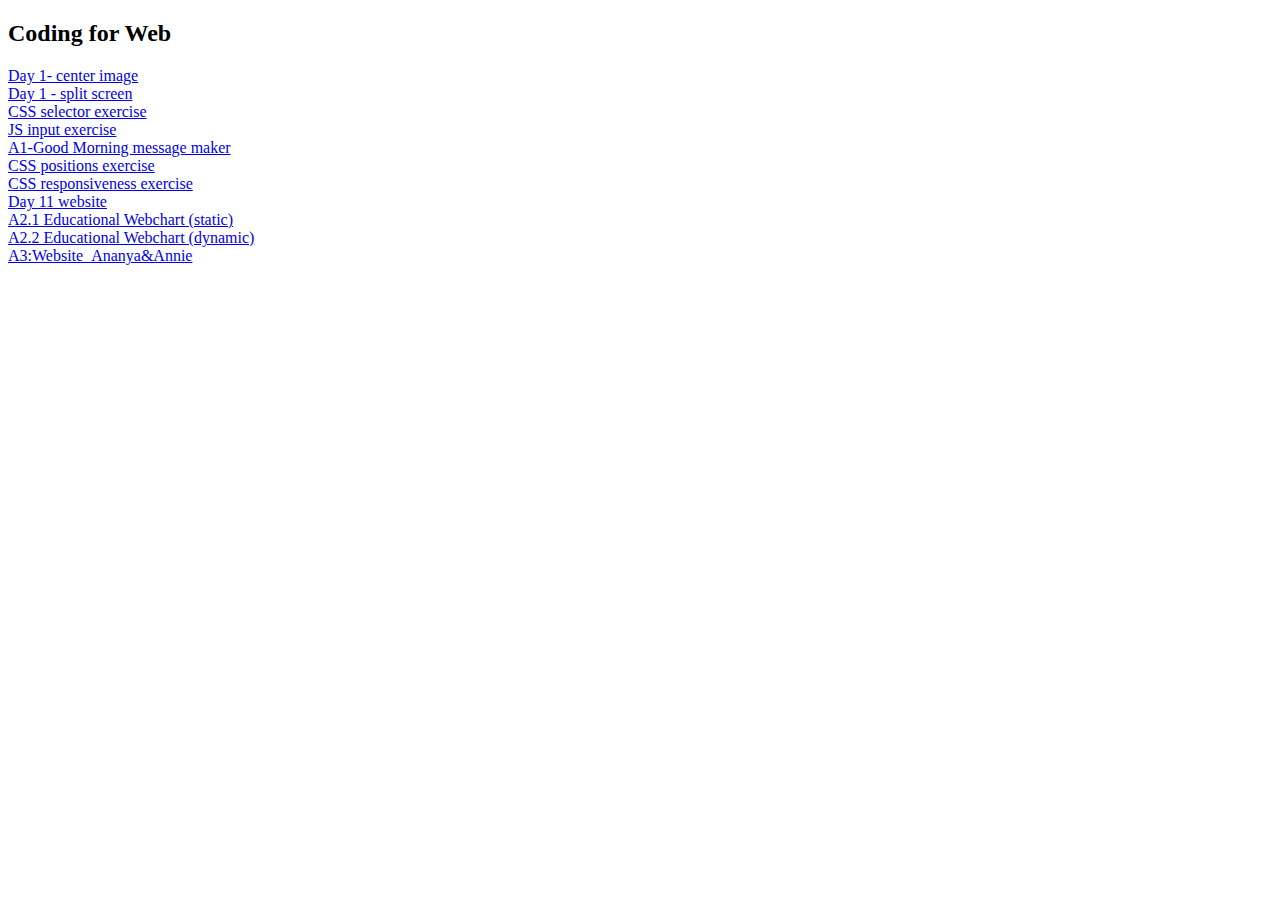
<file: index.html>
<!DOCTYPE html>
<html lang="en">
<head>
    <meta charset="UTF-8">
    <meta name="viewport" content="width=device-width, initial-scale=1.0">
    <title>Document</title>
</head>
<body>
    <h2> Coding for Web</h2>
    <a href="Ex 1.html">Day 1- center image</a>
    <br>
     <a href="Ex 2.html">Day 1 - split screen</a>
    <br>
     <a href="CSS_selector_exercise_Ananya_Rajhans.html">CSS selector exercise</a>
    <br>
    
     <a href="https://ananyarajhans.github.io/Coding_for_Web/JS%20input%20exercise/Taylor%20Swift.html">JS input exercise</a>
    <br>
     <a href="A1_gm_message_maker_Ananya Rajhans">A1-Good Morning message maker</a>
     <br>
     <a href="CSS Positions exercise">CSS positions exercise</a>
    <br>
    <a href="https://ananyarajhans.github.io/Coding_for_Web/D6.E1_css_responsive/index.html">CSS responsiveness exercise</a>
    <br>
    <a href="https://ananyarajhans.github.io/Coding_for_Web/11/index.html">Day 11 website</a>
    <br>
     <a href="https://ananyarajhans.github.io/Coding_for_Web/A2.1_Ananya_%26_Manya/A1.1.html">A2.1 Educational Webchart (static)</a>
    <br>
     <a href="https://ananyarajhans.github.io/Coding_for_Web/A2.2_Ananya_%26_Manya/A2.2.html">A2.2 Educational Webchart (dynamic)</a>
    <br>
     <a href="https://reinakv.github.io/Studio-CodingforWeb/A3/index.html">A3:Website_Ananya&Annie</a>
</body>
</html>
</file>
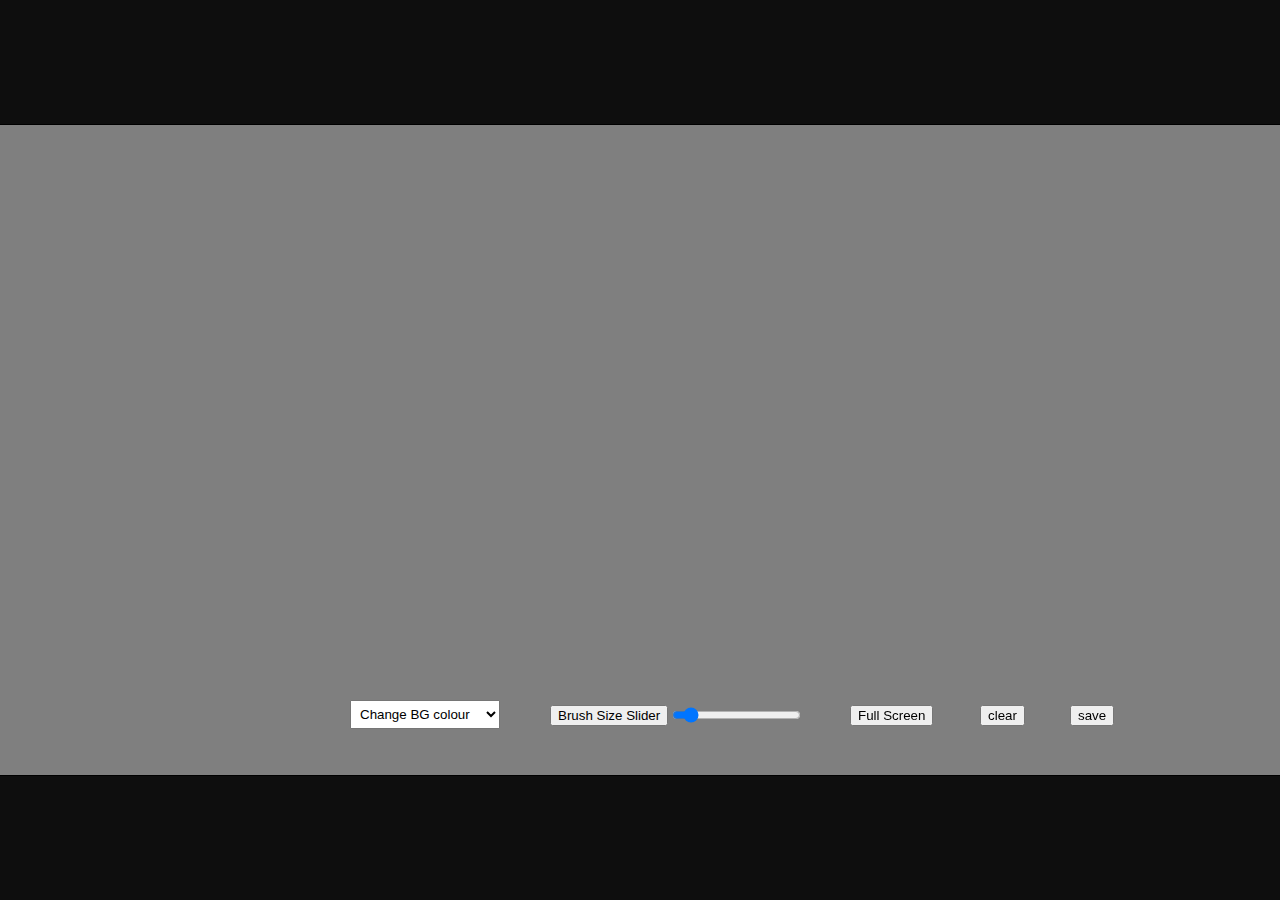
<file: 13/index.html>
<!DOCTYPE html>
<html lang="en">
  <head>
    <meta charset="utf-8" />
    <meta name="viewport" content="width=device-width, initial-scale=1.0">

    <title>Sketch</title>

    <link rel="stylesheet" type="text/css" href="style.css">

    <script src="libraries/p5.min.js"></script>
    <script src="libraries/p5.sound.min.js"></script>
  </head>

  <body>
    <script src="sketch.js"></script>

    

    

  </body>
</html>
</file>
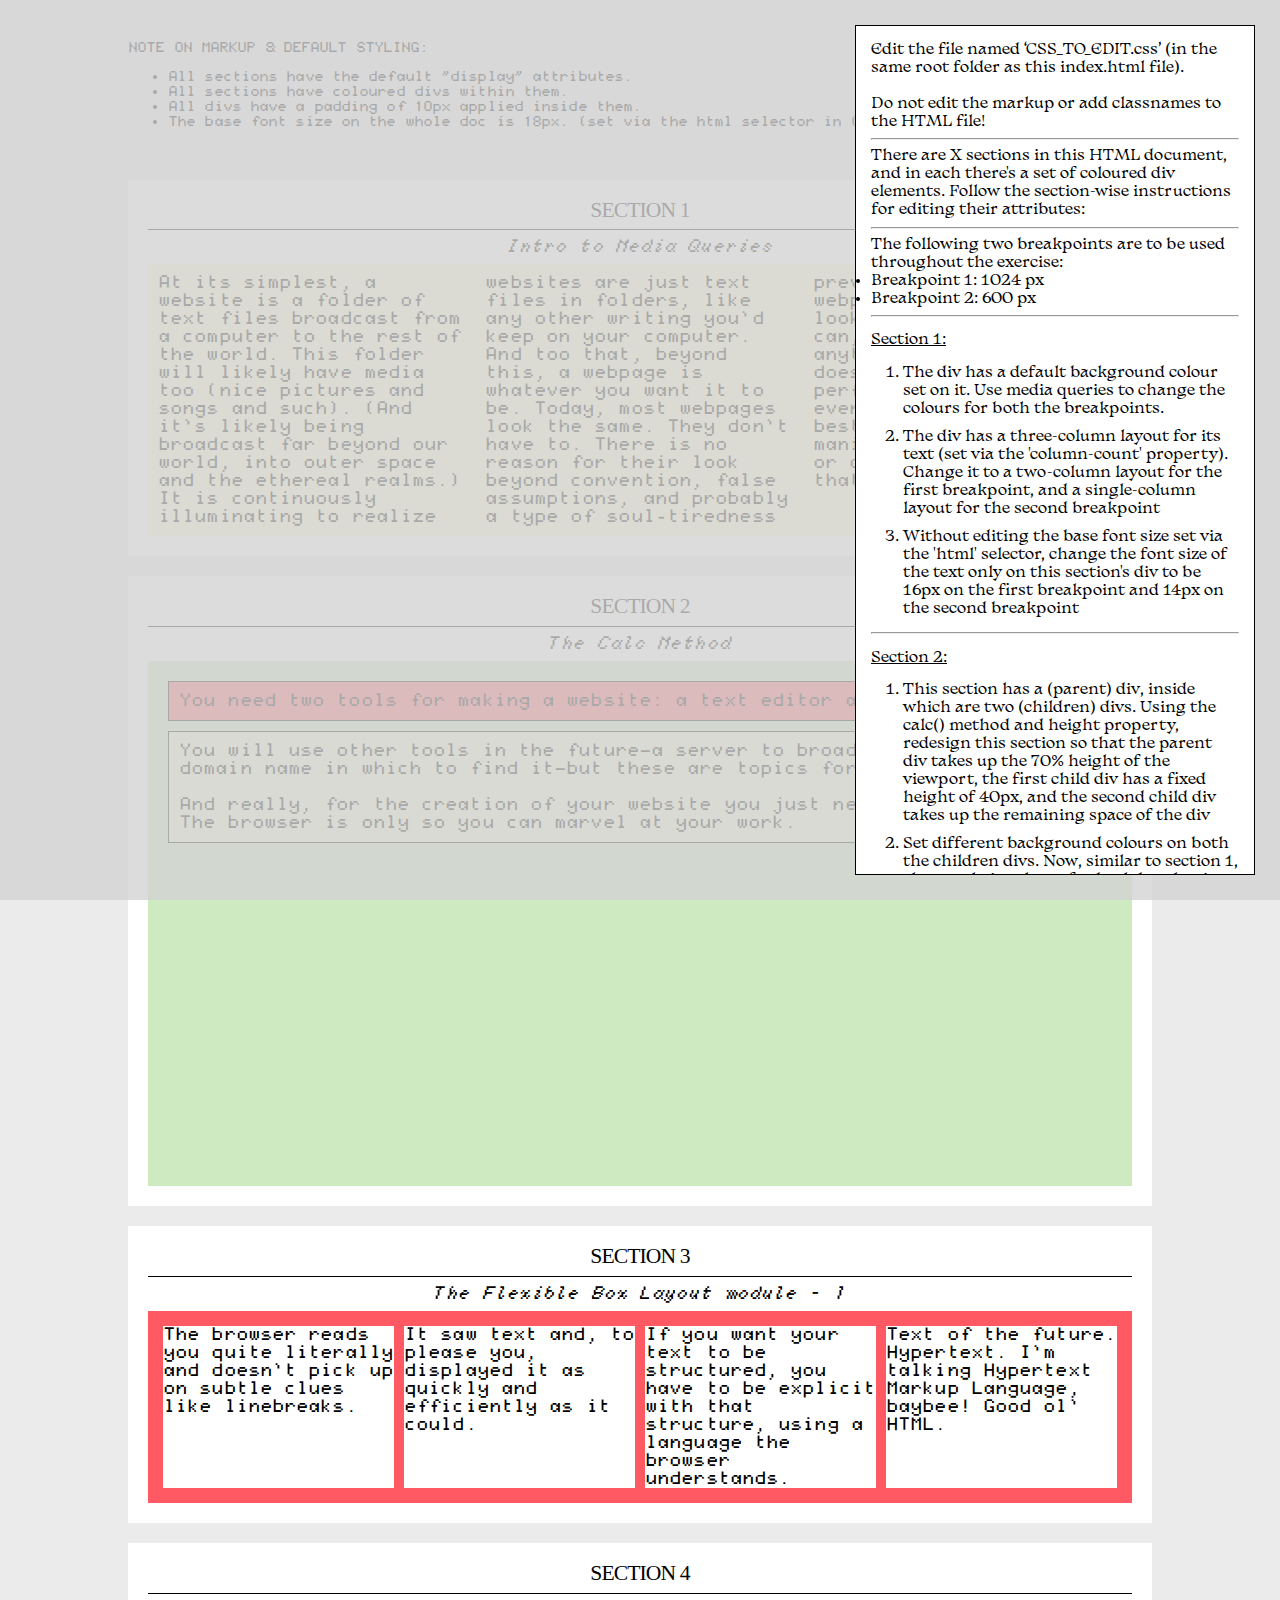
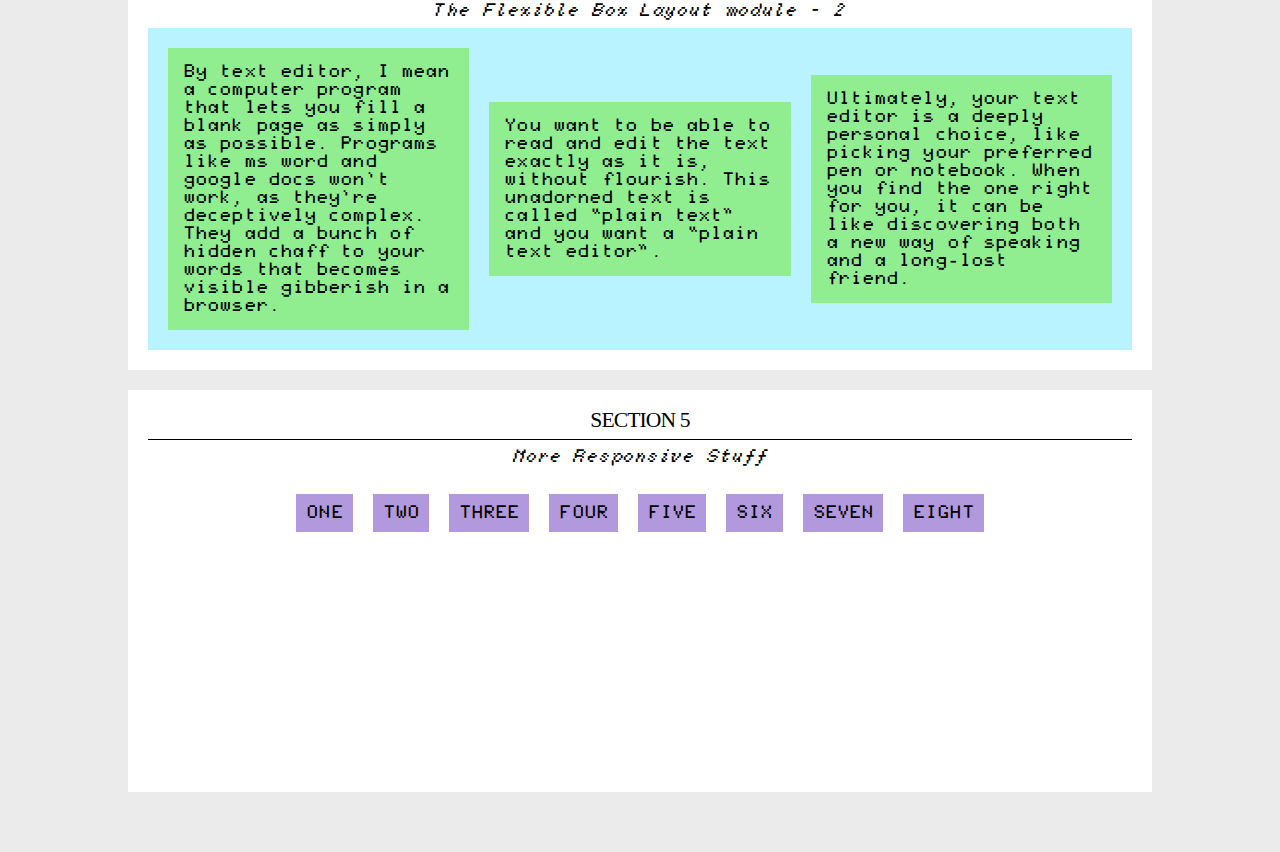
<file: D6.E1_css_responsive/index.html>
<!doctype html>
<html lang="en-GB">

<head>
    <meta charset="utf-8">
    
    <meta name="author" content="Expanded Metrics">
    <meta name="description" content="">
    <meta property="og:title" content=""/>
    <meta property="og:description" content=""/>
    
    <title>D6.E1&thinsp;·&thinsp;CSS Responsive</title>
    
    <meta name="keywords" content="">
    <meta name="viewport" content="width=device-width, initial-scale=1.0">
    <meta property="og:type" content="website"/>

    <link href="assets/defaults+font-face.css" rel="stylesheet" type="text/css">
    <link href="CSS_TO_EDIT.css" rel="stylesheet" type="text/css">

    <script src="assets/script.js" type="text/javascript" defer></script> 
    <script type="text/javascript" src="./SCRIPT_TO_EDIT.js" defer></script>


</head>
    
<body onload="loadPopupState()">

    <aside>NOTE ON MARKUP & DEFAULT STYLING:
        <ul>
            <li>All sections have the default "display" attributes.</li>
            <li>All sections have coloured divs within them.</li>
            <li>All divs have a padding of 10px applied inside them.</li>
            <li>The base font size on the whole doc is 18px. (set via the html selector in CSS) </li>
        </ul>
    </aside>
    <br><br>
    
    <!-- Section 1 -->
    <section id="s1"> 
        <h2>SECTION 1</h2>
        <em>Intro to Media Queries</em>
        <div>
            <p>
                At its simplest, a website is a folder of text files broadcast from a computer to the rest of the world.

                This folder will likely have media too (nice pictures and songs and such).
                
                (And it’s likely being broadcast far beyond our world, into outer space and the ethereal realms.)
                
                It is continuously illuminating to realize websites are just text files in folders, like any other writing you’d keep on your computer.
                
                And too that, beyond this, a webpage is whatever you want it to be.
                
                Today, most webpages look the same. They don’t have to.
                
                There is no reason for their look beyond convention, false assumptions, and probably a type of soul-tiredness prevalent today.
                
                Your webpage can, and should, look however you want.
                
                It can, and should, be about anything you want.
                
                It does not need to be perfect, or finished, or even good.
                
                A webpage, at best, is a space you manifest to hold an idea or dream.
                
                It is whatever that means for you.
            </p>

        </div>
    
    </section>

    <!-- Section 2 -->
    <section id="s2"> 
        <h2>SECTION 2</h2>
        <em>The Calc Method</em>
        <div>
            <div>You need two tools for making a website: a text editor and a browser.
            </div>
            <div>
                You will use other tools in the future–a server to broadcast your page and a domain name in which to find it–but these are topics for a future zine.
                <br>
                <br>
                And really, for the creation of your website you just need a text editor. The browser is only so you can marvel at your work.
            </div>

        </div>      
    </section>
        

    <!-- Section 4 -->
    <section id="s3"> 
        <h2>SECTION 3</h2>
        <em>The Flexible Box Layout module - 1</em>
        <div>
            <div>
                The browser reads you quite literally and doesn’t pick up on subtle clues like linebreaks. 
            </div>
            <div>
                It saw text and, to please you, displayed it as quickly and efficiently as it could.
            </div>
            <div>
                If you want your text to be structured, you have to be explicit with that structure, using a language the browser understands.
            </div>
            <div>
                Text of the future. Hypertext. I’m talking Hypertext Markup Language, baybee! Good ol’ HTML.
            </div>
        </div>
    </section>
    
    <!-- Section 4 -->
    <section id="s4"> 
        <h2>SECTION 4</h2>
        <em>The Flexible Box Layout module - 2</em>
        <div>
            <div>
                By text editor, I mean a computer program that lets you fill a blank page as simply as possible. Programs like ms word and google docs won’t work, as they’re deceptively complex. They add a bunch of hidden chaff to your words that becomes visible gibberish in a browser.
            </div>
            <div>
                You want to be able to read and edit the text exactly as it is, without flourish. This unadorned text is called “plain text” and you want a “plain text editor”.
            </div>
            <div>
                Ultimately, your text editor is a deeply personal choice, like picking your preferred pen or notebook. When you find the one right for you, it can be like discovering both a new way of speaking and a long-lost friend.
            </div>
        </div>
    </section>

    <section id="s5"> 
        <h2>SECTION 5</h2>
        <em>More Responsive Stuff</em>
        <div>
            <span>ONE</span>
            <span>TWO</span>
            <span>THREE</span>
            <span>FOUR</span>
            <span>FIVE</span>
            <span>SIX</span>
            <span>SEVEN</span>
            <span>EIGHT</span>
        </div>
        <br>
        <button>This is a Button</button>
        <div id="box">
            <ul>
                <li>ONE</li>
                <li>TWO</li>
                <li>TWO</li>
                <li>THREE</li>
                <li>FOUR</li>
                <li>FIVE</li>
                <li>SIX</li>
                <li>SEVEN</li>
                <li>EIGHT</li>
            </ul>
        </div>
    </section>
    
    





    <!-- POPUP -->
    <button id="openPopup" onclick="showPopup()">?</button>
    <div id="popupCover" onclick="hidePopup()"></div>

    <div id="popup">
        
            Edit the file named ‘CSS_TO_EDIT.css’ (in the same root folder as this index.html file).<br>
            <br>
            Do not edit the markup or add classnames to the HTML file!
            
            <hr>
            There are X sections in this HTML document, and in each there's a set of coloured div elements. Follow the section-wise instructions for editing their attributes:
            
            <hr>
            The following two breakpoints are to be used throughout the exercise:
            <li>Breakpoint 1: 1024 px</li>
            <li>Breakpoint 2: 600 px</li>


        <hr>
        <p><u>Section 1:</u>
        <ol>
            <li> The div has a default background colour set on it. Use media queries to change the colours for both the breakpoints. 
            </li>            
            <li>The div has a three-column layout for its text (set via the 'column-count' property). Change it to a two-column layout for the first breakpoint, and a single-column layout for the second breakpoint</li>
            <li>Without editing the base font size set via the 'html' selector, change the font size of the text only on this section's div to be 16px on the first breakpoint and 14px on the second breakpoint</li>
        </ol>
        </p>

        <hr>
        <p><u>Section 2:</u><br>
            <ol>
                <li>This section has a (parent) div, inside which are two (children) divs. Using the calc() method and height property, redesign this section so that the parent div takes up the 70% height of the viewport, the first child div has a fixed height of 40px, and the second child div takes up the remaining space of the div</li>   
                <li> Set different background colours on both the children divs. Now, similar to section 1, change their colours for both breakpoints. </li>
            </ol>            

        </p>
        <hr>

        <p><u>Section 3:</u><br>
            <ol>
                <li>This section has a parent div, inside which there are 4 children divs (boxes). The children have the default display property and a width of 400px set on each of them. Using the flexbox property, make the boxes appear in a single line next to each other (4 column layout). </li>
                <li>Adjust the widths of the boxes so they all take up equal space and fill the parent div. There should be a spacing of 10px between the boxes.</li>
                <li>Similar to section 1 and 2, change the colours of the boxes for both the breakpoints</li>
                <li>Change the 4 column layout into a 2 column layout for the first breakpoint</li>
                <li>Without removing the flex property set on the parent/container, change the layout into a single-column layout (all the boxes are stacked on top of each other) for the second breakpoint</li>
            </ol>
        </p>
        <hr>
        
        <p><u>Section 4:</u><br>
            <ol>
                <li>This section has a parent div with 3 children divs inside it. Using flexbox change the layout into a three column layout. Without using margin or gap properties, make sure that the divs are evenly spaced. The first div's left edge should align with the container's left edge and the third div's right edge should align with the right edge of the container's right edge</li>
                <li>The divs are to be aligned centrally along the horizontal axis</li>
                <li> Make it into a single column layout only for the second breakpoint. For this breakpoint, the divs need to be aligned centrally along the vertical axis</li>
            </ol>
        </p>
        <hr>

        <p><u>Section 5:</u><br>
            <ol>
                <li>This section has a visible div. This section also has a button and another div (with the id 'box'), both of which are not visible by default. </li>
                <li>On the second breakpoint, hide the first div and make the button visible</li>
                <li> Now add some JavaScript in the SCRIPT_TO_EDIT.js file so that the button can show/hide the second div</li>
            </ol>
        </p>
        <hr>



</body>
</file>
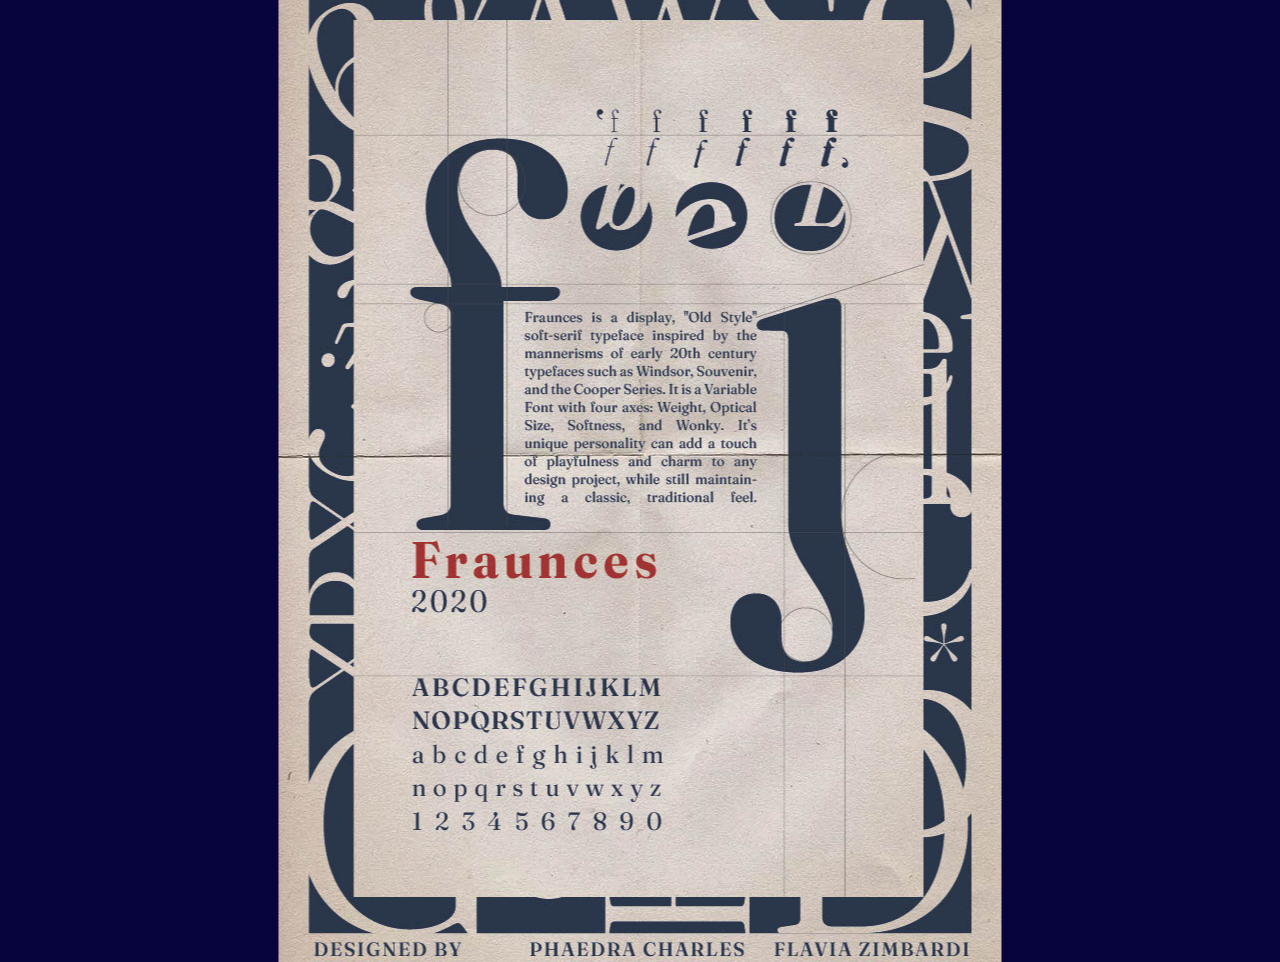
<file: Ex 1.html>
<!DOCTYPE html>
<html lang="en">
<head>
    <meta charset="UTF-8">
    <meta name="viewport" content="width=device-width, initial-scale=1.0">
    <link rel="stylesheet" href="Ex 1.css"/>
    <title>Fraunces</title>
</head>
<body>
    <img src="Fraunces poster.jpg" alt="Poster" class="center">
</body>
</html>
</file>
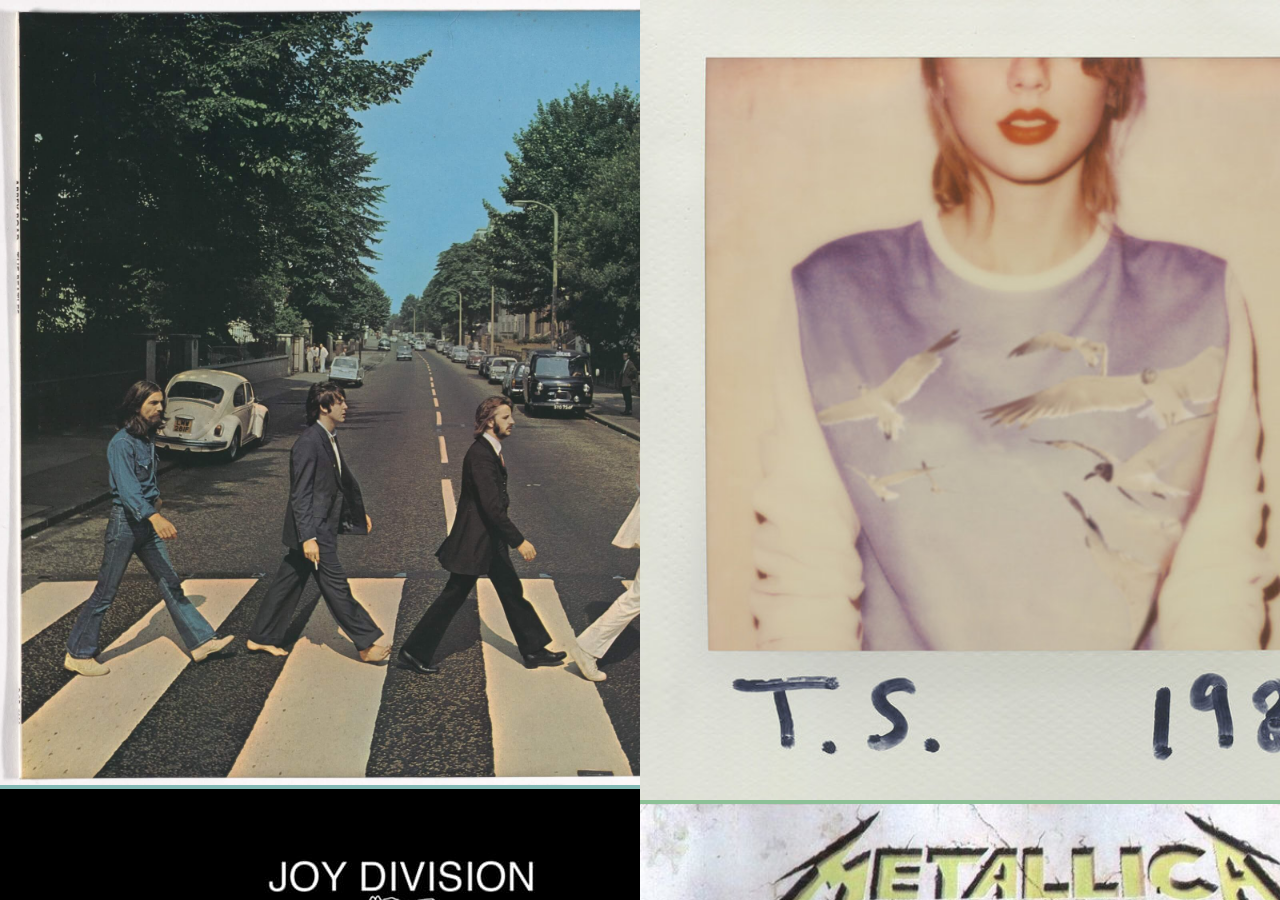
<file: Ex 2.html>
<!DOCTYPE html>
<html lang="en">
<head>
    <meta charset="UTF-8">
    <meta name="viewport" content="width=device-width, initial-scale=1.0">
    <link rel="stylesheet" href="Ex 2.css"/>
    <title>Fraunces</title>
</head>
<body>
    <section>
        <img width="800" src="beatles.jpeg">
        <img width="800" src="joy division.jpeg">
        <img width="800" src="pink floyd.jpeg">
    </section>

    <section>
        <img width="800" src="1989.jpg">
        <img width="800" src="jfa.jpg">
        <img width="800" src="yes.jpeg">
    </section>
</body>
</html>
</file>
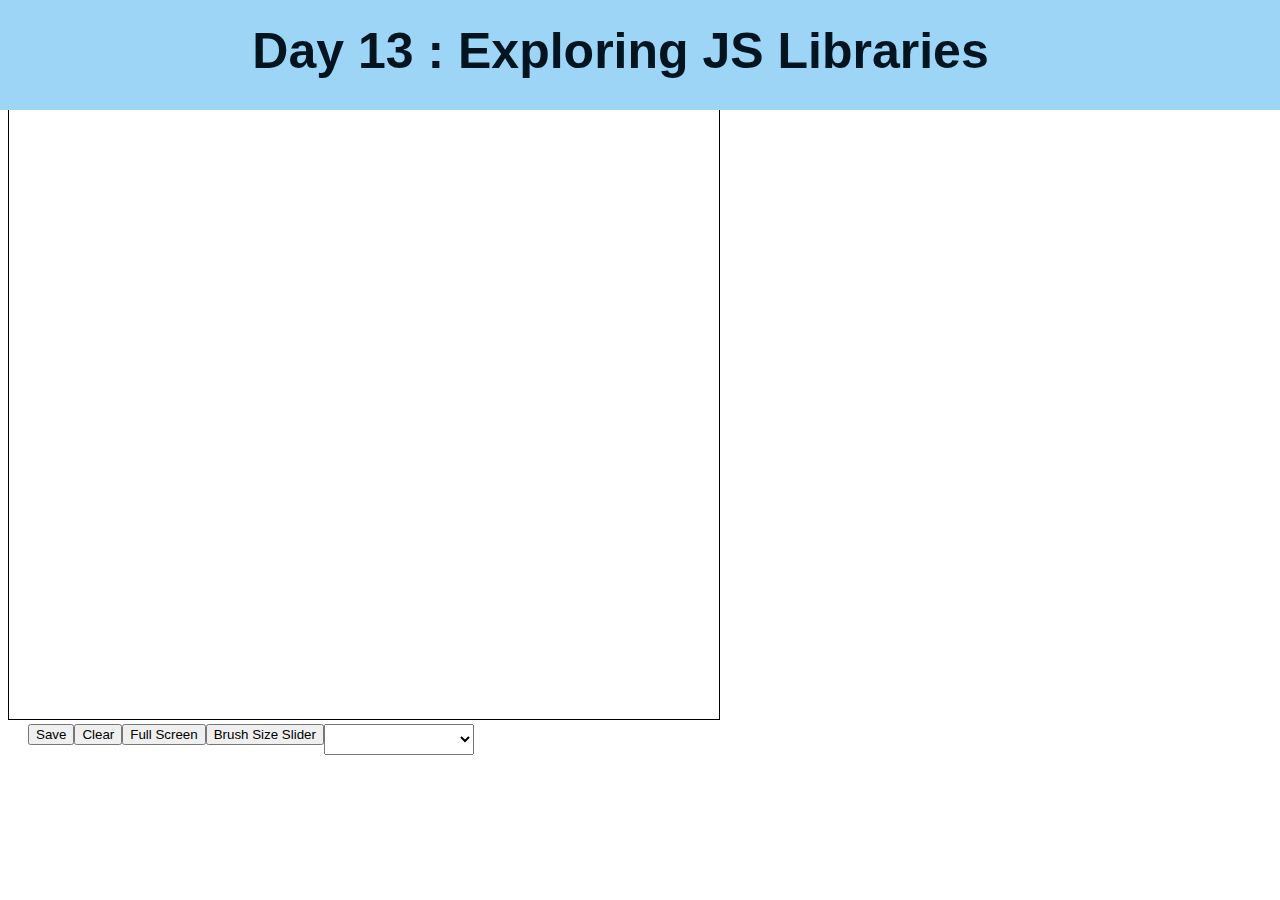
<file: 13/13.html>
<!DOCTYPE html>
<html lang="en">
  <head>
    <meta charset="UTF-8" />
    <meta name="viewport" content="width=device-width, initial-scale=1.0" />
    <title>Document</title>
    <link rel="stylesheet" href="13.css" />
    <script type="text/javascript" src="./13.js" defer></script>
  </head>
  <body>
    
      <div class="header"> 
        <h1>Day 13 : Exploring JS Libraries</h1>
      </div>

      <canvas id="canvas"></canvas>
  <div class="controls">
    <button class="button" id="saveButton">Save</button>
    <button class="button" id="clearButton">Clear</button>
    <button class="button" id="fullscreenButton">Full Screen</button>
    <button class="button" id="brushSizeSlider">Brush Size Slider</button>
    <select id="backgroundColorDropdown"></select>
  </div>
  <script src="sketch.js"></script>

  </body>
</html>
</file>
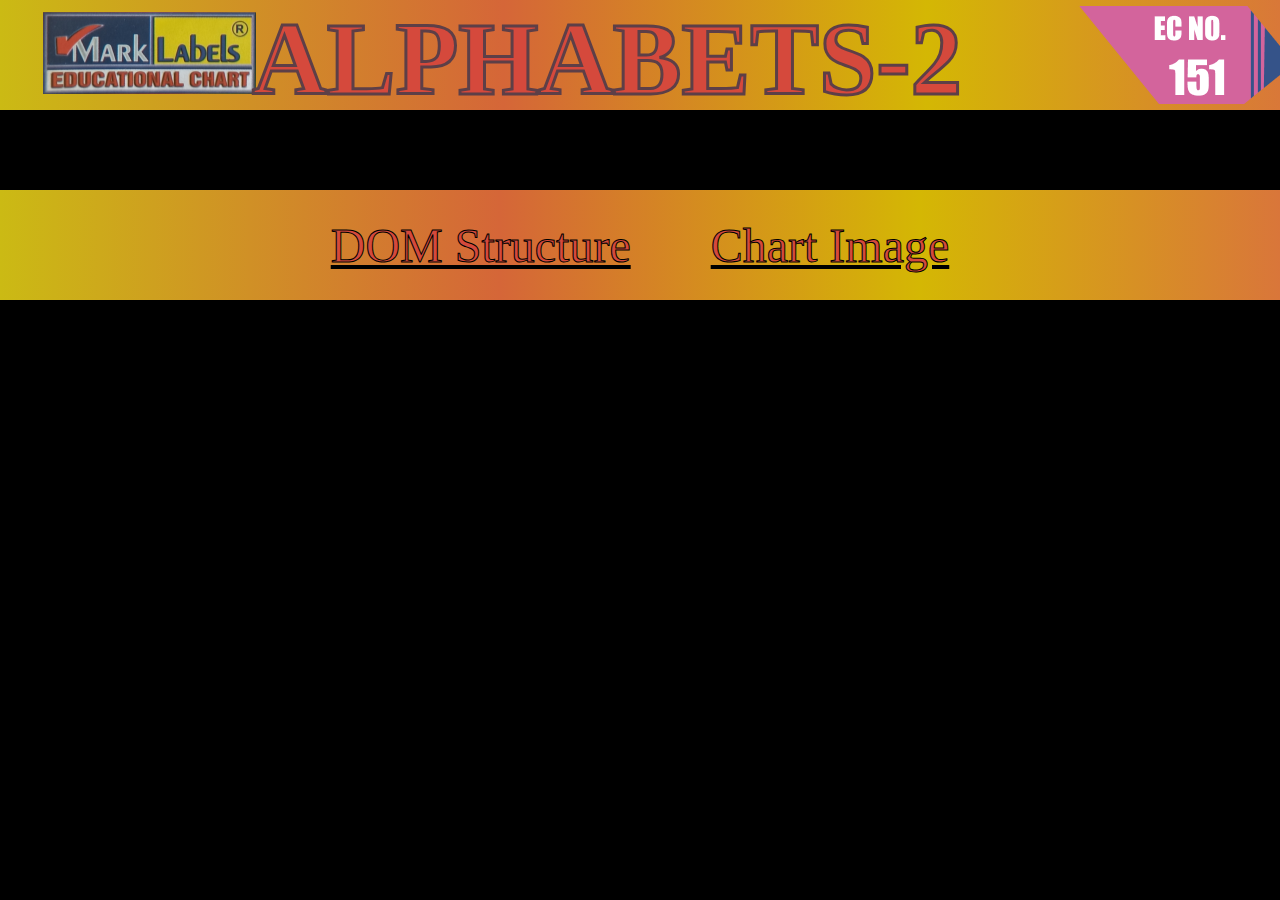
<file: A2.2_Ananya_&_Manya/A2.2.html>
<!DOCTYPE html>
<html lang="en">
  <head>
    <meta charset="UTF-8" />
    <meta name="viewport" content="width=device-width, initial-scale=1.0" />
    <title>Document</title>
    <link rel="stylesheet" href="A2.2.css" />
    <script type="text/javascript" src="./A2.2.js" defer></script>
  </head>
  <body>
    <div class="wrapper">
      <div class="header">
        
        <div class="logo">
          <img class="img-20230820-095645-1-icon" alt="" src="img/LOGO.png" />
        </div>
        <div class="text">
          <h1 class="alphabets-2">ALPHABETS-2</h1>
        </div>

        <div class="right-side-logo">
          <img class="right-logo"  src="img/right-side-logo.png" />
        </div>

        
      </div>
    </div>

    <main>
    <div id="gallery" class="gallery"></div>
    </main>

    <div class="footer">
      <a href="img/dom_structure.jpg">DOM Structure</a>
      <a href="img/chart.jpg">Chart Image</a>
    </div>

    
  </body>
</html>
</file>
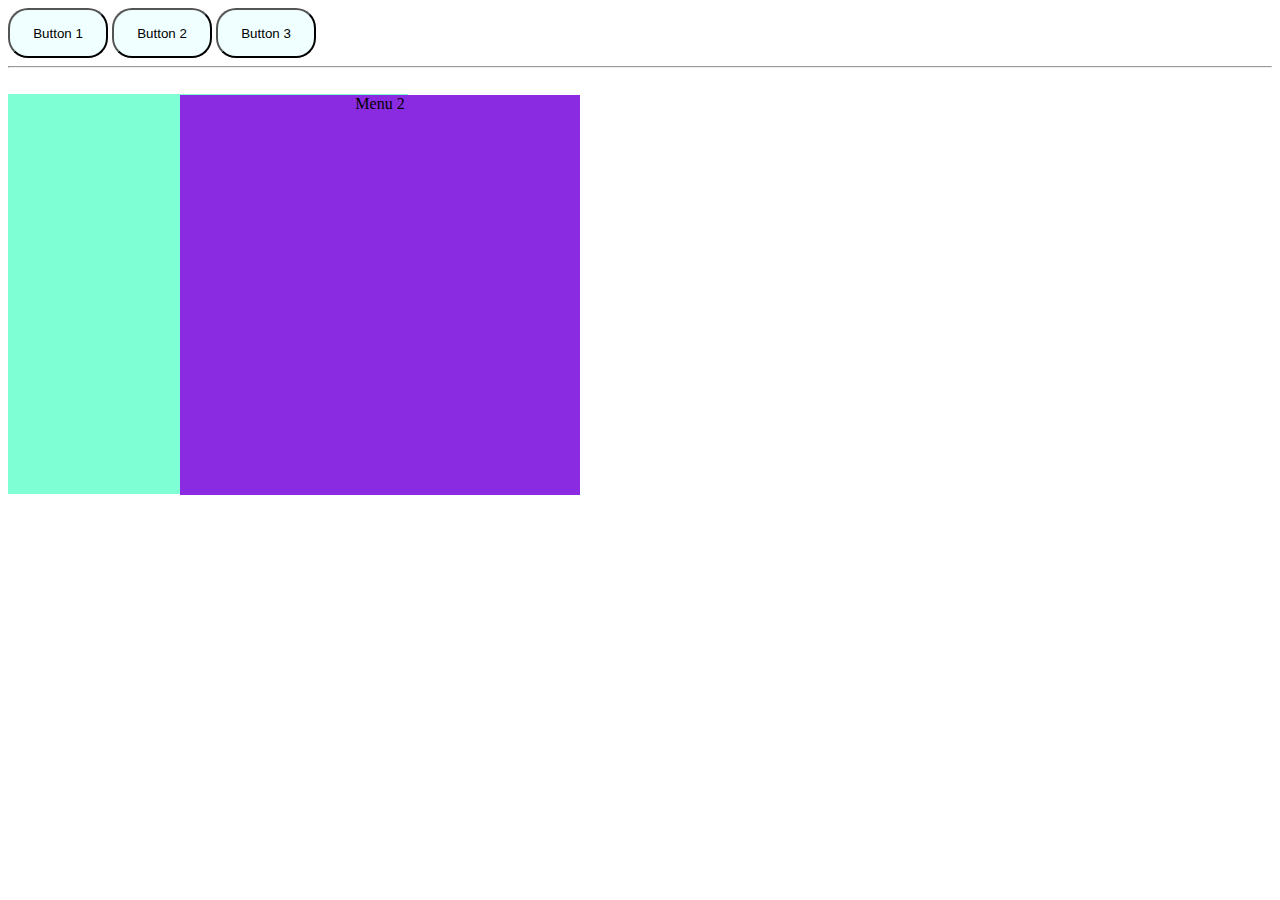
<file: day 9 activity am/AM Activity.html>
<!DOCTYPE html>
<html>
  <head>
    <meta charset="utf-8" />
    <meta name="viewport" content="initial-scale=1, width=device-width" />

    
    <link rel="stylesheet" href="./am activity.css" />
    <script type="text/javascript" src="./am activity.js" defer></script>

    
  </head>
  <body>
    <button type="button" id="button-1" onclick="myFunction()" >Button 1</button>
    <button type="button" id="button-2" onclick="showMenu1()" >Button 2</button>
    <button type="button" id="button-3">Button 3</button>
    <br>
    <hr>
    <br>
    <div id="menu-1" > Menu 1 </div>
    <br>
    <div id="menu-2" >Menu 2 </div>

    


  </body>
</html>
</file>
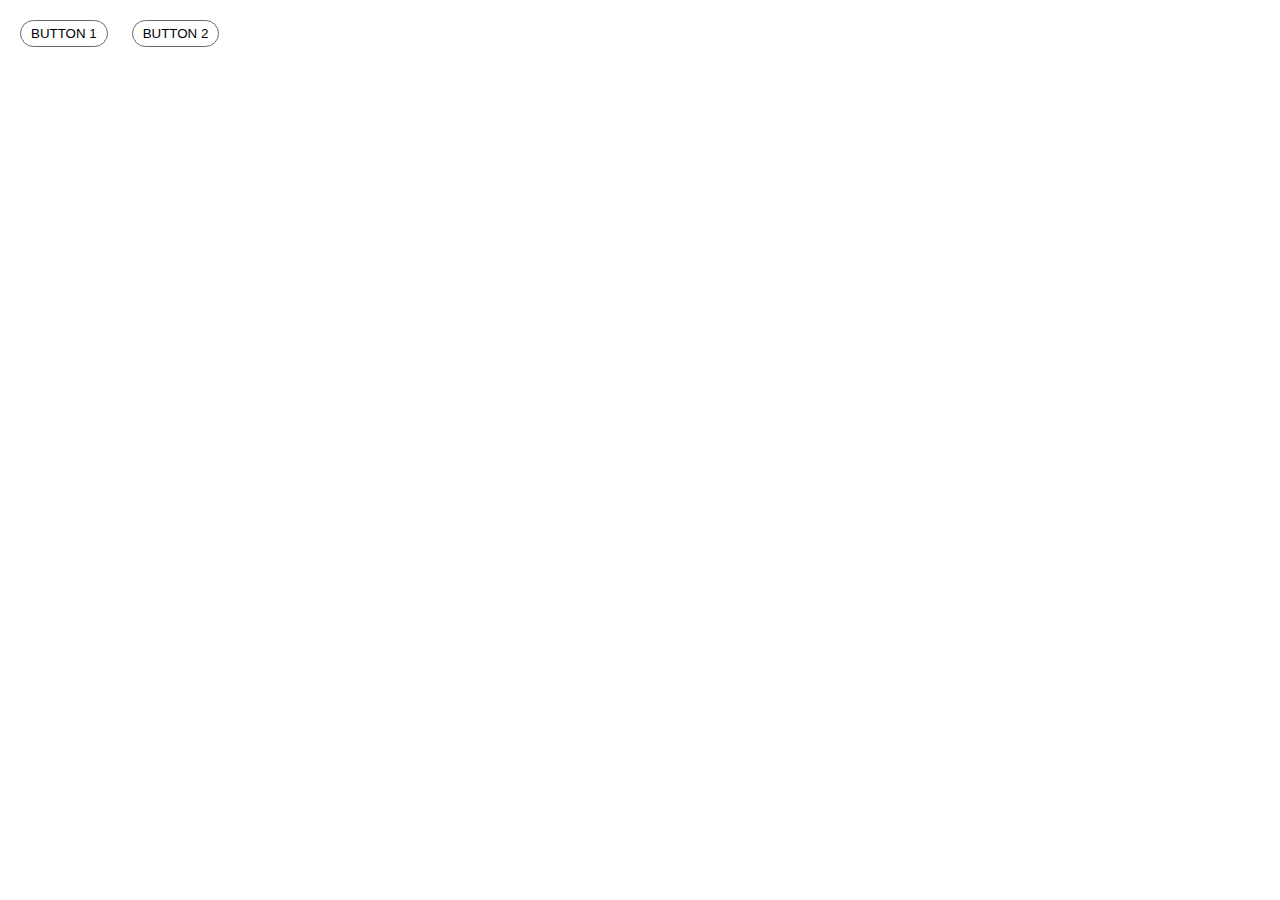
<file: day 9 activity am/day 9.html>
<!DOCTYPE html>
<html lang="en">

    <head>
        <meta charset="UTF-8">
        <link rel="stylesheet" type="text/css" href="./day 9.css" />
        <script type="text/javascript" src="./day 9.js" defer></script>


    </head>

   
    <body>
       
        <button onclick="showMenu1()">BUTTON 1</button>
       
        <button id="btn2">BUTTON 2</button>
       
       
       
        <div id="menu1">
            <button class="closemenu"></button>
        </div>
       
        <div id="menu2">
       
        </div>

       
    </body>

</html>
</file>
<file: 13/style.css>
html, body {
  margin: 0;
  padding: 0;
  align-items: center;
  background-color: rgb(14, 14, 14);
  display: flex;
  justify-content: center;
  height: 100vh;
    
}



.header {
  background-color: rgb(156, 213, 246);
  position: fixed;
top: 0;
left: 0;
width: 100%;

height: 100px;
display: flex;
justify-content: space-between;
align-items: center;
padding: 5px;
z-index: 999;
  
}

.header h1 {
  margin: 0;
position: absolute;
top: 20%;
left: calc(50% - 392.66px);
align-items: center;
justify-content: center;
font-size: 50px;
font-weight: bold;
font-family: 'Gill Sans', 'Gill Sans MT', Calibri, 'Trebuchet MS', sans-serif;
color: #fcfcfd;
display: inline-block;
width: 799px;


}



canvas {
  display: block;
  border: 1px solid black;
  height: 710px;
  width: 710px;
  align-self: center;
}

.controls {
  display: flex;
  flex-direction: column;
  margin-left: 20px;
}

.button {
  margin-bottom: 10px;
}

select {
  width: 150px;
  padding: 5px;
}
</file>
<file: D6.E1_css_responsive/assets/defaults+font-face.css>
/* FONTS */
/* ----------------------------------------------------- */

/* Basteleur-Bold*/
@font-face  {
    font-family: 'Basteleur-Bold';
    src: url('Basteleur-Bold.eot');
    src: url('Basteleur-Bold.eot?#iefix') format('embedded-opentype'),
         url('Basteleur-Bold.woff2') format('woff2'),
         url('Basteleur-Bold.woff') format('woff'),
         url('Basteleur-Bold.ttf') format('truetype');
    font-style: normal;
    font-weight: normal;
}
/* Basteleur-Moonlight*/
@font-face  {
  font-family: 'Basteleur-Moonlight';
  src: url('Basteleur-Moonlight.eot');
  src: url('Basteleur-Moonlight.eot?#iefix') format('embedded-opentype'),
       url('Basteleur-Moonlight.woff2') format('woff2'),
       url('Basteleur-Moonlight.woff') format('woff'),
       url('Basteleur-Moonlight.ttf') format('truetype');
  font-style: normal;
  font-weight: normal;
}

/* FT88 Regular */
@font-face  {
    font-family: 'FT88';
    src: url('FT88-Regular.eot');
    src: url('FT88-Regular.eot?#iefix') format('embedded-opentype'),
         url('FT88-Regular.woff2') format('woff2'),
         url('FT88-Regular.woff') format('woff'),
         url('FT88-Regular.ttf') format('truetype');
    font-style: normal;
    font-weight: normal;
}
/* FT88 Italic */
@font-face  {
    font-family: 'FT88';
    src: url('FT88-Italic.eot');
    src: url('FT88-Italic.eot?#iefix') format('embedded-opentype'),
         url('FT88-Italic.woff2') format('woff2'),
         url('FT88-Italic.woff') format('woff'),
         url('FT88-Italic.ttf') format('truetype');
    font-style: italic;
    font-weight: normal;
}


/* CSS RESETS */
/* ----------------------------------------------------- */

*   {
    -webkit-box-sizing: border-box;
    -moz-box-sizing: border-box;
    box-sizing: border-box;
}

html    {
    margin: 0;
    padding: 0;
    width: 100%;
}

body    {
    margin: 0;
    padding: 0;
    width: 100%;
    overflow-x: hidden;
}

img {
    display: block; 
    margin: 0 auto;
    max-width: 100%;
}

h1,h2,h3,h4 {
  margin: 0;
  padding: 0;
  font-weight: normal;
}


/* FONTS ONLY */
/* ----------------------------------------------------- */

html {
    font-family: 'FT88', monospace;
    letter-spacing: -0.05rem;
    font-size: 18px;
}

h2 {
  font-family: 'Basteleur', serif;
  font-size: 1.2rem;
}

body > aside {
  font-size: 0.8em;
}


/* POPUP STYLING */
/* ----------------------------------------------------- */

#openPopup {
  position: fixed;
  top: 25px;
  right: 25px;
  width: 30px;
  height: 30px;
  outline: 0;
  border: 0;
  border-radius: 50%;
  background-color: white;
}

#popupCover {
  display: block;
  position: fixed;
  top: 0;
  left: 0;
  height: 100vh;
  width: 100vw;
  opacity: 80%;
  background-color: lightgray;
}

#popup {
  font-family: 'Basteleur-Moonlight';
  font-size: 0.8rem;
  width: 400px;
  min-width: 250px;
  max-width: 100vw;;
  position: fixed;
  height: calc(100vh - 50px);
  overflow-y: auto;
  top: 25px;
  right: 25px;
  border: 1px solid black;
  padding: 15px;
  background-color: white;
  z-index: 20;
  letter-spacing: 0;
}

#popup > ol {
  margin-left: 1rem;
  padding-left: 1em;
}
#popup > ol li {
  margin-bottom: 10px;
}

#popup > ul {
  margin-left: 0;
  padding-left: 1em;
}
</file>
<file: D6.E1_css_responsive/CSS_TO_EDIT.css>
/* BODY AND SECTIONS */
/* ----------------------------------------------------- */
/* All body and section styling available here (except for the fonts, which are declared in the defaults+fonts.css). Some properties have already been declared */

body {
  padding: 40px 10%;
  background-color: rgb(235, 235, 235) ;  
}

section {
  padding: 20px;
  margin-bottom: 20px;
  background-color: white;
}

section > h2 {
text-align: center;
line-height: 1;
border-bottom: 1px solid black;
padding-bottom: 8px;
}

section > em {
display: block;
margin: 8px 0;
text-align: center;
}

section > div {padding: 10px;}


#s6 > div {background-color: #B298DC;}
#s7 > div {background-color: #BDC696;}



/* SECTION 1 */
/* ----------------------------------------------------- */


#s1 > div > p {
  margin: 0;
}

#s1 > div {
  background-color: lightgoldenrodyellow;
  column-count: 3;
}
  

/* SECTION 2 */
/* ----------------------------------------------------- */

#s2 > div {
  background-color: #CDEAC0;
}

#s2 > div > div {
  margin: 10px;
  padding: 10px;
  border: 1px solid black;
}




/* SECTION 3 */
/* ----------------------------------------------------- */
#s3 {
  flex-wrap: wrap; 
  
}

#s3 > div {
  background-color: #FF5964;
  flex: 1;
  flex-direction: row;
  padding: 10px;
  display: flex; 
  flex-wrap: nowrap;
}

#s3 > div > div {
  width: 400px;
  background-color: white;
  margin: 10px;
  margin: 5px;
  
}



/* SECTION 4 */
/* ----------------------------------------------------- */

#s4 > div {
  background-color: #B8F3FF;
 
        
}

#s4 > div > div {
  background-color: white;
  margin: 10px;
}

#s4 > div {
  display: flex;
  justify-content: space-between;
  align-items: center;
}

#s4 > div > div {
  flex: 1;
  background-color: lightgreen;
  padding: 15px;
}



/* SECTION 5 */
/* ----------------------------------------------------- */

#s5 > div {
  display: flex;
  flex-wrap: wrap;
  justify-content: center;
}

#s5 > div > span {
  background-color: #B298DC;
  padding: 10px;
  margin: 10px;
}

#s5 > button {
  padding: 10px;
  background-color: #BDC696;
  font-family: 'FT88', monospace;
  margin: 10px;
  display: none;
}



#box {
 background-color: #B8F3FF;
 padding: 10px;
 /* display: none; */
 visibility: hidden;
 width: 120px;
 
}

#box > ul {
  margin: 0;
  padding: 10px;
} 

#s2 {
  height: 70vh; 
  display: flex;
  flex-direction: column;
  justify-content: space-between;
}

#s2 > div {
  padding: 10px;
}

#s2 > div:first-child {
  height: 40px; 
}

#s2 > div > div:first-child { 
  background-color:#FF5964;
}

#s2 > div:last-child {
  flex-grow: 1; 
}

#s2 > div > div:last-child { 
  background-color:beige;
}

@media screen and (max-width: 1024px) {
  #s1 div {
    background-color: #B298DC;
    column-count: 2;
}

#s1 p {
  font-size: 16px;
}

#s2 > div > div:first-child { 
  background-color:#B298DC;
}

#s2 > div > div:last-child { 
  background-color:#B8F3FF;
}

#s3 div div:nth-child(1){
  background-color: #B298DC;
  
}
#s3 div div:nth-child(2){
  background-color: #B298DC;
  
}
#s3 div div:nth-child(3){
  background-color: #B298DC;
  
}
#s3 div div:nth-child(4){
  background-color: #B298DC;
  
}

#s3 > div {
  flex-wrap: wrap;
  justify-content: flex-start;
}

#s3 > div > div {
  width: calc(50% - 10px);
  background-color: lightblue;
  margin: 5px;
  padding: 10px;
}

#s4 > div {
  flex-wrap: wrap;
  align-items: flex-start;
}
}





@media screen and (max-width: 600px) {
  #s1 div {
    background-color: #B8F3FF;
    column-count: 1;
}

#s1 p {
  font-size: 14px;
}

#s2 > div > div:first-child { 
  background-color:azure;
}

#s2 > div > div:last-child { 
  background-color:aquamarine;
}

#s3 div div:nth-child(1) {
  background-color:azure;
  
}
#s3 div div:nth-child(2) {
  background-color:azure;
  
}
#s3 div div:nth-child(3) {
  background-color:azure;
  
}
#s3 div div:nth-child(4) {
  background-color:azure;
  
}

#s3 > div {
  flex-wrap: wrap;
  justify-content: flex-start;
  flex-direction: column;
}

#s3 > div > div {
  width: 100%;
  background-color: lightslategray;
  margin: 5px 0px;
  padding: 10px;
}

#s4 > div {
  flex-direction: column;
  align-items: center;
}

  
}
</file>
<file: Ex 1.css>
body { 
    background-color: rgb(6, 3, 61);
}

.center {
  margin: 0;
  position:absolute;
  top: 50%;
  left: 50%;
  transform: translate(-50% , -50%)
}
</file>
<file: Ex 2.css>
body {
    display: flex; 
    margin: 0; 
}

section {
    display: inline-block; 
    width: 50%; 
    height: 100vh; 
    overflow-y: auto; 
    
}

section:nth-child(1) {
    background-color: rgb(132, 186, 182);
}
section:nth-child(2) {
    background-color: rgb(141, 193, 151);
}
</file>
<file: day 9 activity am/am activity.css>
#button-1 {
    background-color:azure;
    width: 100px;
    height: 50px;
    border-radius: 20px;
    border-color:black;
    text-align: center;
    padding: 4px;
    cursor: grab;
}

#button-2 {
    background-color:azure;
    width: 100px;
    height: 50px;
    border-radius: 20px;
    border-color:black;
    text-align: center;
    padding: 4px;
    cursor: grab;
}

#button-3 {
    background-color:azure;
    width: 100px;
    height: 50px;
    border-radius: 20px;
    border-color:black;
    text-align: center;
    padding: 4px;
    cursor: grab;
}

#menu-1 {
    height: 400px;
    width: 400px;
    background-color:aquamarine;
    text-align: center;
    
}

#menu-2 {
    height: 400px;
    width: 400px;
    background-color:blueviolet;
    position: absolute;
    right: 700px;
    top: 95px;
    text-align:center;
}
</file>
<file: 13/13.css>
.body {
    align-items: center;
    background-color: azure;
    margin: 0; /* Reset default margin */
  padding: 0;
  display: flex;
    justify-content: center;
    
    height: 100vh;
    
  }



.header {
    background-color: rgb(156, 213, 246);
    position: fixed;
  top: 0;
  left: 0;
  width: 100%;
  
  height: 100px;
  display: flex;
  justify-content: space-between;
  align-items: center;
  padding: 5px;
  z-index: 999;
    
}

.header h1 {
    margin: 0;
  position: absolute;
  top: 20%;
  left: calc(50% - 392.66px);
  align-items: center;
  justify-content: center;
  font-size: 50px;
  font-weight: bold;
  font-family: 'Gill Sans', 'Gill Sans MT', Calibri, 'Trebuchet MS', sans-serif;
  color: #02141f;
  display: inline-block;
  width: 799px;
  
  
}



  canvas {
    border: 1px solid black;
    height: 710px;
    width: 710px;
    align-self: center;
  }

  .controls {
    display: flex;
    flex-direction: row;
    margin-left: 20px;
  }

  .button {
    margin-bottom: 10px;
  }

  select {
    width: 150px;
    padding: 5px;
  }
</file>
<file: A2.2_Ananya_&_Manya/A2.2.css>
body {
    background-color: black;
    margin: 0; /* Reset default margin */
    padding: 0;
  }
  
  .header {
    position: fixed;
    top: 0;
    left: 0;
    width: 100%;
    background: linear-gradient(
      90deg,
      #cbba14,
      #d56638 39.06%,
      #d4b704 71.88%,
      #d9763a
    );
    height: 100px;
    display: flex;
    justify-content: space-between;
    align-items: center;
    padding: 5px;
    z-index: 999;
    
  
  }
  
  .right-side-logo {
    
      margin-right: 20px; /* Add some spacing between elements */
      position: absolute;
      top: 5%;
      left: 78%;
      width: 213px;
      height: 100%;
      width: auto;
      
  }
  
  
  .text {
    
    margin-right: 20px; /* Add some spacing between elements */
    position: absolute;
    -webkit-text-stroke: 2px rgb(0, 0, 0);
    left: 50%;
    top: 0%;
  }
  
  .alphabets-2 {
    margin: 0;
    position: absolute;
    top: 0;
    left: calc(50% - 392.66px);
    align-items: center;
    justify-content: center;
    font-size: 103px;
    font-weight: bold;
    font-family: 'Bookman Old Style';
    color: #D5493C;
    display: inline-block;
    width: 799px;
    
    -webkit-text-stroke: 3px #5d3f47;
  }
  
  .logo  {
    margin-right: 20px; /* Add some spacing between elements */
      position: relative;
      top: 0px;
      left: 3%;
      width: 100%;
      height: auto;
      object-fit: cover;
    
  }
  
  
  
  .gallery {
    display: grid;
    gap: 20px;
    grid-template-columns: repeat(auto-fit, minmax(300px, 2fr));
    padding: 40px;
    max-width: 1440px;
    margin-top: 110px;
  }
  
  .image-item {
    position: relative;
    overflow: hidden;
    border-radius: 8px;
    box-shadow: 0 2px 4px rgba(0, 0, 0, 0.1);
    transition: transform 0.3s ease;
    background-color: rgb(254, 254, 252);
    padding: 10px;
    display: flex;
    flex-direction: column;
    
    align-items: center; /* Vertically center the content */
    text-align: left;
    border-color: black;
    box-sizing: 2px;
  }
  
  .image-item p {
    font-family: "Bookman Old Style";
    margin: 2px;
    bottom: 0px;
    text-align: left;
    font-size: 30px;
    font-weight: bold;
    position: relative;
    align-self: flex-start;
    color: rgb(255, 0, 0);
  }
  
  .image-item p::first-letter {
    color: blue;
    font-size: 50px; 
    font-weight: bold;
  }
  
  .image {
    align-items: center;
    width: 100%;
    height: auto;
    border: 2px solid black;
    padding: 5px;
    border-radius: 4px;
  }
  
  .image-item:hover {
    transform: scale(1.1);
  }
  
  .letter {
    font-size: 48px;
    font-weight: bold;
    font-family: "Bookman Old Style" ;
    padding: 10px;
    position: absolute;
    height: 45px;
    width: 45px;
    bottom: 5%;
    right: 10%;
    border: 2px solid black;
    background-color: #fff;
    border-radius: 4px;
    display: flex;
    align-items: center;
    justify-content: center; /* Center horizontally */
    color: rgb(255, 17, 0);
    -webkit-text-stroke: 1px black;
    
  }

  .letter:nth-last-child() {
    display: none;
  }
  
  .footer {
    background: linear-gradient(
      90deg,
      #cbba14,
      #d56638 39.06%,
      #d4b704 71.88%,
      #d9763a
    );
    font-family: 'Bookman Old Style';
    height: 100px;
    display: flex;
    justify-content: center;
    align-items: center;
    padding: 5px 20px;
    color: #D5493C;
  }
  
  .footer a {
    font-weight: medium;
    font-family: 'Bookman Old Style';
    font-size: 48px;
    color: #D5493C;
    -webkit-text-stroke: 1px black;
    margin-left: 40px;
    margin-right: 40px;
  }
  
  :root {
    /* fonts */
    --font-impact: Impact;
    --font-bookman-old-style: "Bookman Old Style";
  
    /* Colors */
  }
  
  @media (max-width: 1024px) {
  
    .alphabets-2 {
      margin: 0;
      position: relative;
      top: 24px;
      left: -20%;
      font-size: 48px;
      font-weight: bold;
      font-family: 'Bookman Old Style';
      color: #D5493C;
      display: inline-block;
      
      
      -webkit-text-stroke: 3px #5d3f47;
    }
  
    
    .logo  {
      
        scale: 60%;
        left: -13%;
    }
  
    .right-side-logo {
    
      margin-right: 20px; /* Add some spacing between elements */
      position: absolute;
      top: 3%;
      left: 63%;
      scale: 50%;
      width: auto;
      
  }
  
  
  
  .image-item p {
    font-size: 28px;
  }
  
  .image-item p::first-letter {
    font-size: 38px;
  }
  
  .image-cont {
    width: 300px;
    height: 300px;
  }
  
  }
  
  @media (max-width: 600px) {
  
    .header {
      height: 130px;
      display: flex;
      flex-direction: column;
      justify-content: flex-end;
      padding: 20px;
      
    }
    
    .logo  {
      scale: 70%;
      left: -30px;
      margin-bottom: 0px;
      top: 10%;
      
    }
  
    .alphabets-2 {
      margin: 0;
      position: relative;
      top: 22px;
      left: -26%;
      font-size: 50px;
      font-weight: bold;
      font-family: 'Bookman Old Style';
      color: #D5493C;
      display: inline-block;
      
      
      -webkit-text-stroke: 3px #5d3f47;
    }
  
    .right-side-logo {
    
      margin-right: 20px; /* Add some spacing between elements */
      position: absolute;
      top: 32%;
      left: 35%;
      scale: 60%;
      width: auto;
      
  }
    
    .image-item:hover {
      transform: scale(1.07);
    }
  
    .image-item p {
      font-size: 26px;
    }
  
    .image-item p::first-letter {
      font-size: 40px;
    }
  
    .letter {
      font-size: 52px;
      padding: 10px;
      position: absolute;
      bottom: 0;
      right: -10%;
      display: flex;
      align-items: center;
      justify-content: center;
  
      transform: translate(-80%, -40%);
    }
  
    .footer a {
      font-size: 28px;
      margin-left: 30px;
      margin-right: 30px;
    }
  
    .gallery {
      
      margin-top: 155px;
    }
  }
</file>
<file: day 9 activity am/day 9.css>
/* CSS RESETS */
/* ----------------------------------------------------- */

*   {
    -webkit-box-sizing: border-box;
    -moz-box-sizing: border-box;
    box-sizing: border-box;
}

html    {
    margin: 0;
    padding: 0;
}

body    {
    margin: 0;
    padding: 0;
    width: 100%;
}

img {
    display: block;
    margin: 0 auto;
    max-width: 100%;
}




/* ACTUAL STYLING */
/* ----------------------------------------------------- */


button {
    margin: 20px;
    margin-right: 0;
    padding: 5px 10px;
    border: 1px solid dimgray;
    border-radius: 20px;
    background-color: white;

}


#menu1 {
    background-color: yellow;
    position: fixed;
    top: 0;
    right: 0;
    width: 50vw;
    height: 50vh;
    display: none;
}

#menu2 {
    background-color: yellowgreen;
    position: fixed;
    bottom: 0;
    width: 100vw;
    height: 10vh;
    display: none;
}
</file>
